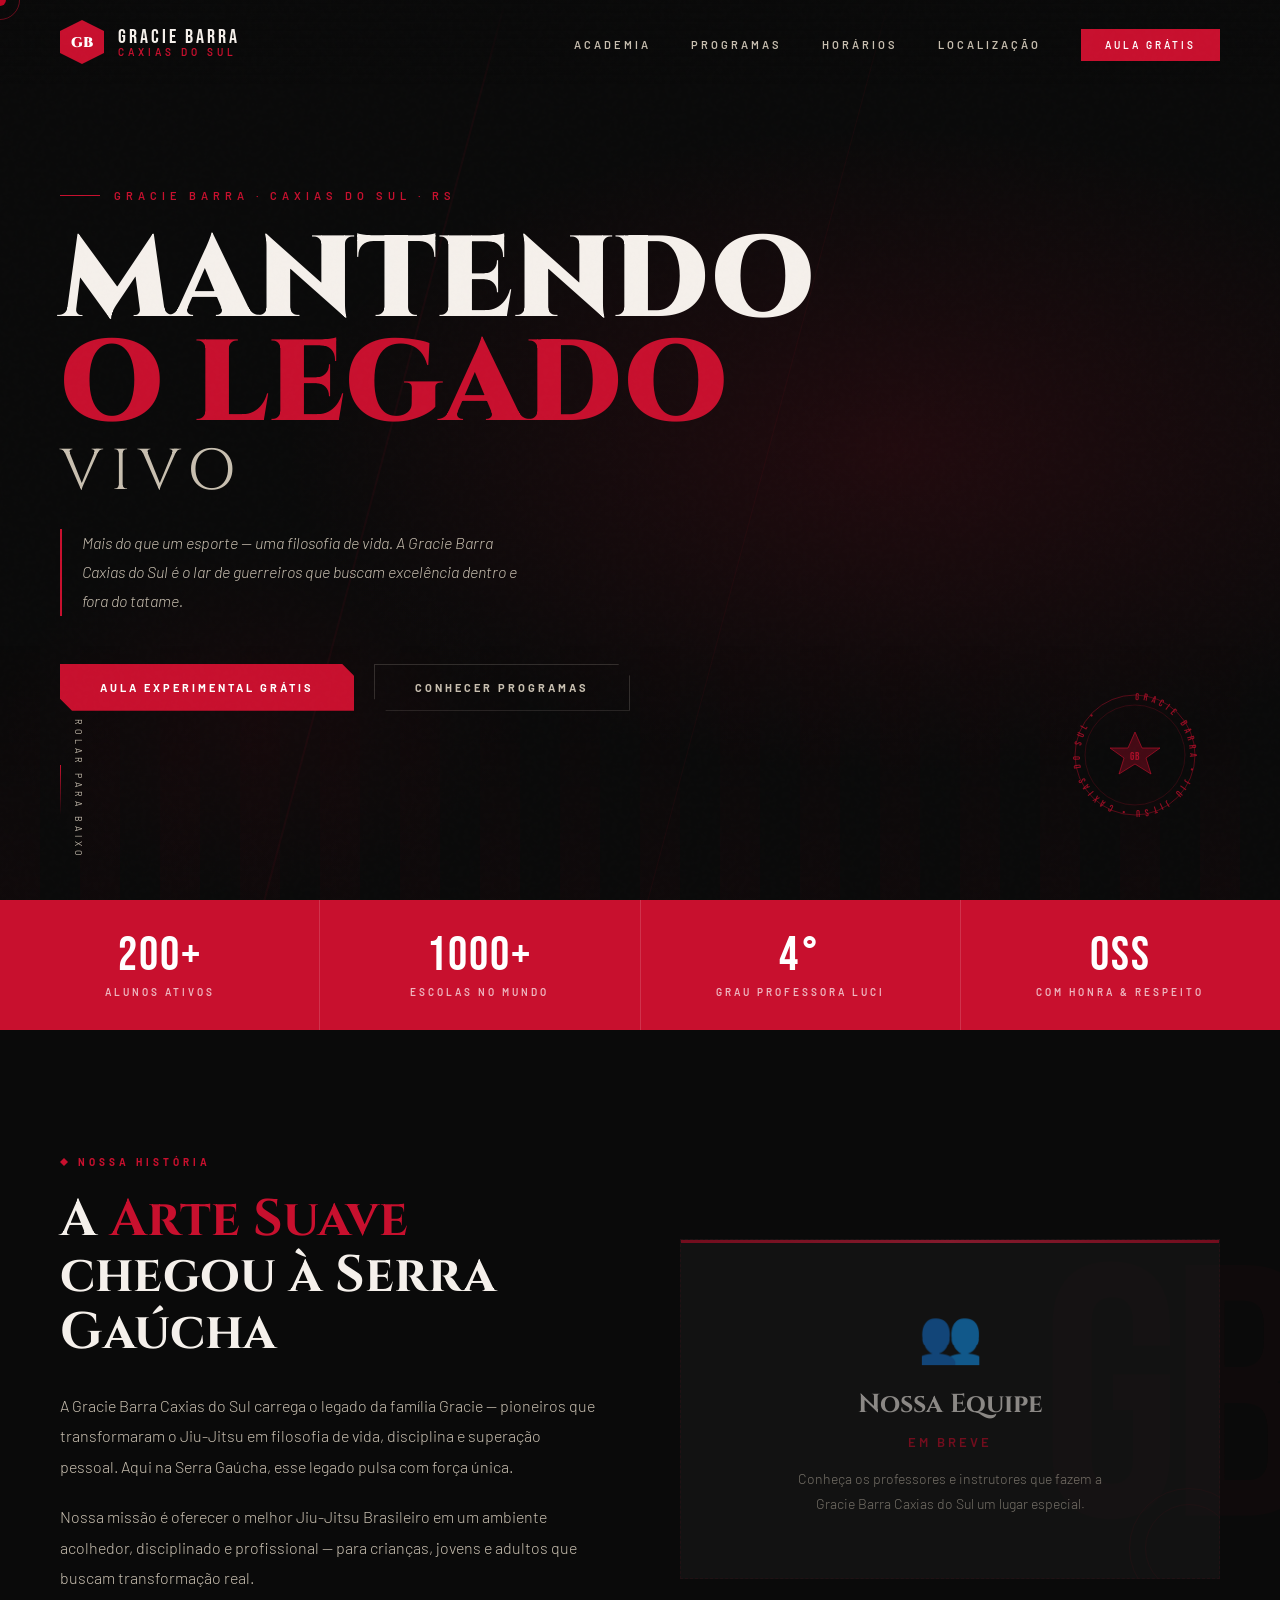
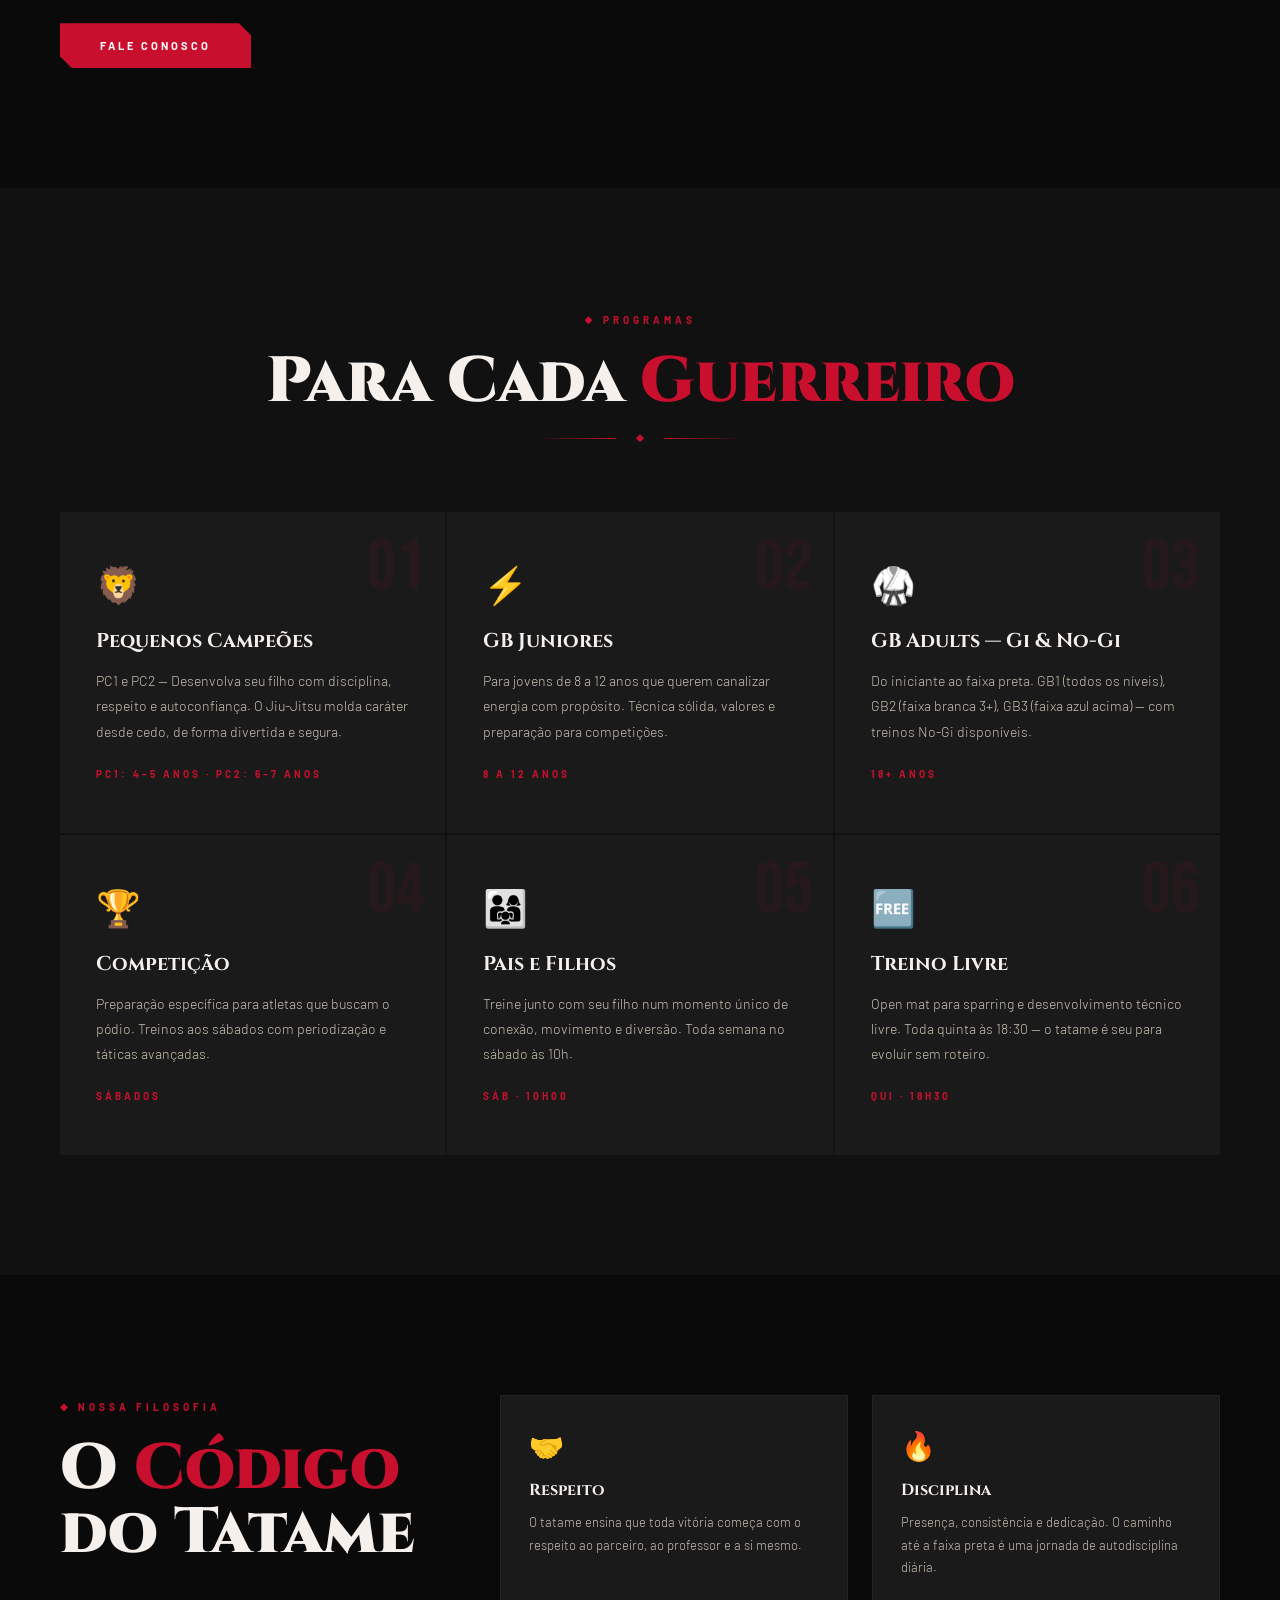
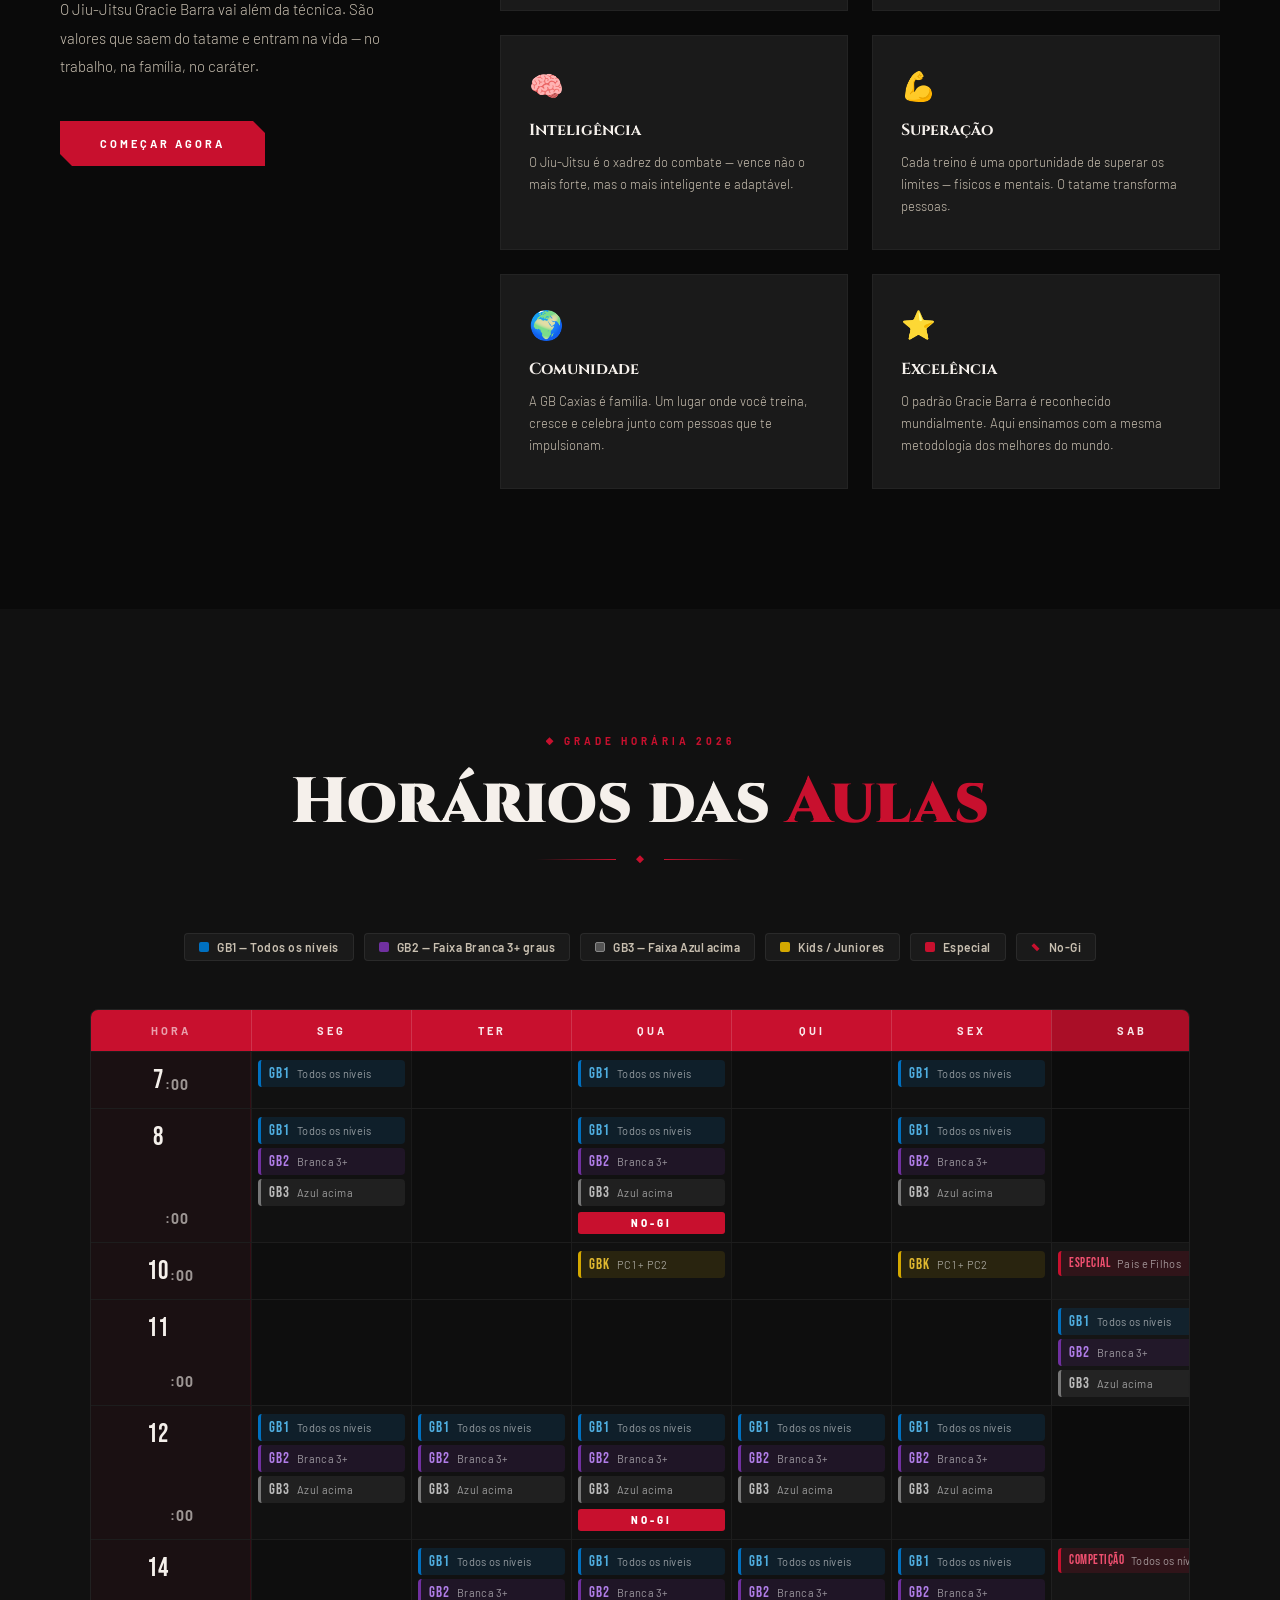
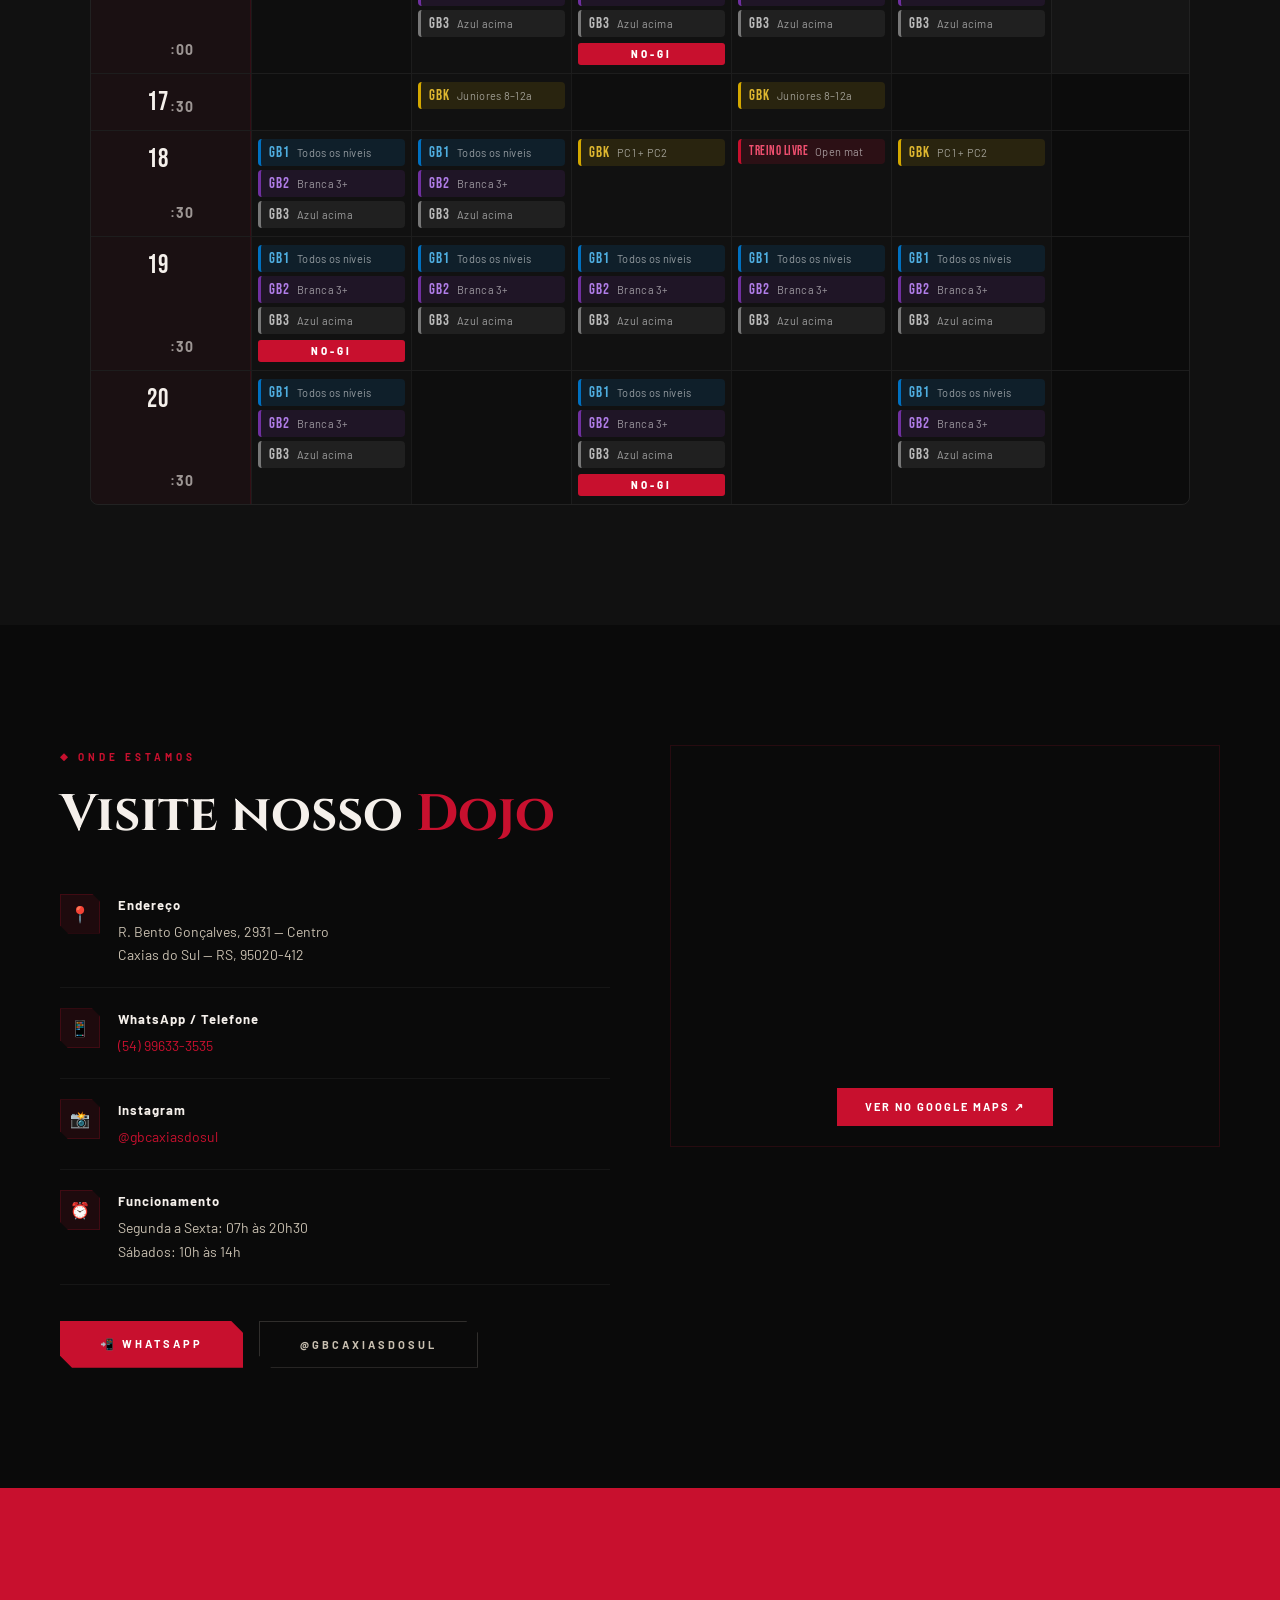
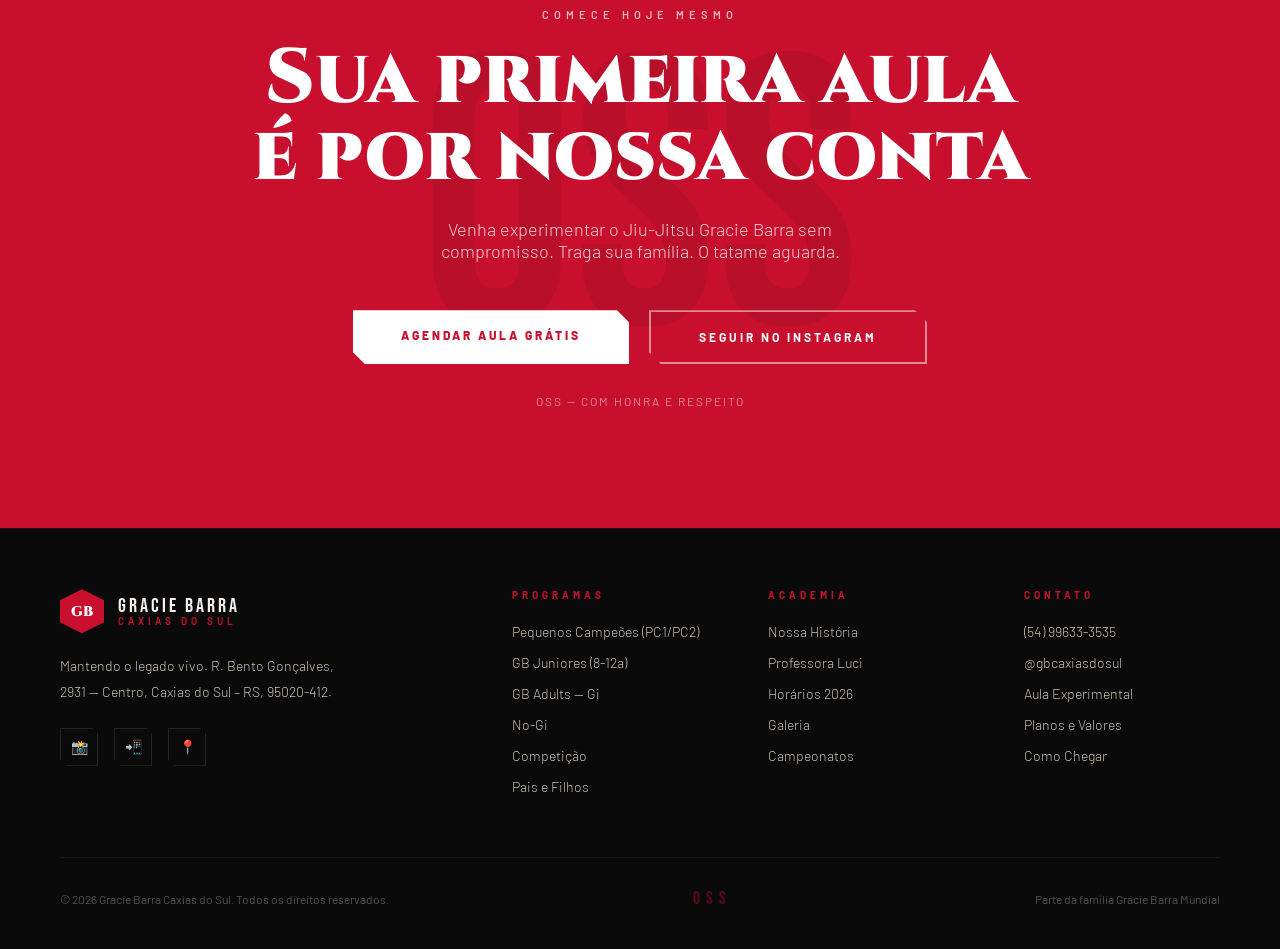
<file: index.html>
<!DOCTYPE html>
<html lang="pt-BR">
<head>
<meta charset="UTF-8">
<meta name="viewport" content="width=device-width, initial-scale=1.0">
<title>Gracie Barra Caxias do Sul | Mantendo o Legado Vivo</title>
<meta name="description" content="Academia de Jiu-Jitsu Gracie Barra em Caxias do Sul, RS. Programas para crianças, jovens e adultos. Venha fazer sua primeira aula experimental gratuita!">
<meta name="robots" content="index, follow">
<meta name="theme-color" content="#C8102E">
<meta property="og:type" content="website">
<meta property="og:title" content="Gracie Barra Caxias do Sul | Mantendo o Legado Vivo">
<meta property="og:description" content="Academia de Jiu-Jitsu Gracie Barra em Caxias do Sul, RS. Primeira aula gratuita. Programas para todas as idades.">
<meta property="og:locale" content="pt_BR">
<meta property="og:site_name" content="Gracie Barra Caxias do Sul">
<link rel="icon" href="data:image/svg+xml,<svg xmlns='http://www.w3.org/2000/svg' viewBox='0 0 100 100'><rect width='100' height='100' rx='12' fill='%23C8102E'/><text x='50' y='70' text-anchor='middle' font-size='46' font-family='Georgia,serif' fill='white' font-weight='900'>GB</text></svg>">
<link rel="preconnect" href="https://fonts.googleapis.com">
<link rel="preconnect" href="https://fonts.gstatic.com" crossorigin>
<link href="https://fonts.googleapis.com/css2?family=Bebas+Neue&family=Cinzel:wght@400;700;900&family=Barlow:ital,wght@0,300;0,400;0,600;0,700;1,300&display=swap" rel="stylesheet">
<link rel="stylesheet" href="style.css">
<script type="application/ld+json">
{
  "@context": "https://schema.org",
  "@type": "SportsActivityLocation",
  "name": "Gracie Barra Caxias do Sul",
  "description": "Academia de Jiu-Jitsu Gracie Barra em Caxias do Sul, RS. Aulas para crianças, jovens e adultos.",
  "telephone": "+5554996333535",
  "address": {
    "@type": "PostalAddress",
    "streetAddress": "R. Bento Gonçalves, 2931",
    "addressLocality": "Caxias do Sul",
    "addressRegion": "RS",
    "postalCode": "95020-412",
    "addressCountry": "BR"
  },
  "openingHoursSpecification": [
    {
      "@type": "OpeningHoursSpecification",
      "dayOfWeek": ["Monday","Tuesday","Wednesday","Thursday","Friday"],
      "opens": "07:00",
      "closes": "20:30"
    },
    {
      "@type": "OpeningHoursSpecification",
      "dayOfWeek": "Saturday",
      "opens": "10:00",
      "closes": "14:00"
    }
  ],
  "sameAs": ["https://www.instagram.com/gbcaxiasdosul"]
}
</script>
</head>
<body data-wa-number="5554996333535">

<a href="#hero" class="skip-link">Pular para o conteúdo</a>
<div class="cursor" id="cursor" aria-hidden="true"></div>
<div class="cursor-ring" id="cursorRing" aria-hidden="true"></div>

<!-- NAV -->
<nav id="navbar" aria-label="Navegação principal">
  <a href="#" class="nav-logo" aria-label="Gracie Barra Caxias do Sul — início">
    <div class="nav-logo-icon" aria-hidden="true">GB</div>
    <div class="nav-logo-text">
      <span class="nav-logo-gb">Gracie Barra</span>
      <span class="nav-logo-city">Caxias do Sul</span>
    </div>
  </a>
  <button class="nav-hamburger" id="hamburger" aria-label="Abrir menu" aria-expanded="false">
    <span></span><span></span><span></span>
  </button>
  <ul class="nav-links" id="navLinks" aria-label="Menu principal">
    <li><a href="#about">Academia</a></li>
    <li><a href="#programs">Programas</a></li>
    <li><a href="#schedule">Horários</a></li>
    <li><a href="#location">Localização</a></li>
    <li><a href="https://wa.me/5554996333535?text=Ol%C3%A1!%20Vim%20pelo%20site%20e%20gostaria%20de%20saber%20mais%20sobre%20a%20Gracie%20Barra%20Caxias%20do%20Sul." target="_blank" rel="noopener" class="nav-cta">Aula Grátis</a></li>
  </ul>
</nav>
<div class="nav-overlay" id="navOverlay" aria-hidden="true"></div>

<!-- HERO -->
<section id="hero" aria-label="Apresentação">
  <div class="hero-bg" aria-hidden="true"></div>
  <div class="hero-lines" aria-hidden="true"></div>
  <div class="hero-tatami" aria-hidden="true"></div>
  <div class="hero-content">
    <div class="hero-eyebrow" aria-hidden="true">
      <div class="hero-eyebrow-line"></div>
      <span class="hero-eyebrow-text">Gracie Barra · Caxias do Sul · RS</span>
    </div>
    <h1 class="hero-title">
      <span class="hero-title-top">MANTENDO</span>
      <span class="hero-title-mid">O LEGADO</span>
      <span class="hero-title-bot">VIVO</span>
    </h1>
    <p class="hero-sub">Mais do que um esporte — uma filosofia de vida. A Gracie Barra Caxias do Sul é o lar de guerreiros que buscam excelência dentro e fora do tatame.</p>
    <div class="hero-actions">
      <a href="https://wa.me/5554996333535?text=Ol%C3%A1!%20Gostaria%20de%20agendar%20minha%20aula%20experimental%20gratuita%20na%20Gracie%20Barra%20Caxias%20do%20Sul." target="_blank" rel="noopener" class="btn-primary"><span>Aula Experimental Grátis</span></a>
      <a href="#programs" class="btn-secondary">Conhecer Programas</a>
    </div>
  </div>
  <div class="hero-badge" aria-hidden="true">
    <svg viewBox="0 0 130 130" xmlns="http://www.w3.org/2000/svg">
      <circle cx="65" cy="65" r="60" fill="none" stroke="rgba(200,16,46,.4)" stroke-width="1"/>
      <circle cx="65" cy="65" r="50" fill="none" stroke="rgba(200,16,46,.2)" stroke-width="1"/>
      <defs><path id="cp" d="M65,10 A55,55 0 1,1 64.9,10"/></defs>
      <text font-family="'Bebas Neue',sans-serif" font-size="10" fill="rgba(200,16,46,.7)" letter-spacing="4"><textPath href="#cp">GRACIE BARRA • JIU JITSU • CAXIAS DO SUL •</textPath></text>
      <polygon points="65,42 72,58 90,58 76,68 81,84 65,74 49,84 54,68 40,58 58,58" fill="rgba(200,16,46,.3)" stroke="rgba(200,16,46,.6)" stroke-width="1"/>
      <text x="65" y="70" text-anchor="middle" font-family="'Bebas Neue',sans-serif" font-size="11" fill="rgba(200,16,46,.8)" letter-spacing="1">GB</text>
    </svg>
  </div>
  <div class="hero-scroll" aria-hidden="true">
    <div class="hero-scroll-line"></div>
    <span class="hero-scroll-text">Rolar para baixo</span>
  </div>
</section>

<!-- STATS -->
<div id="stats" aria-label="Números da academia">
  <div class="stats-inner">
    <div class="stat-item reveal"><div class="stat-number">200+</div><div class="stat-label">Alunos Ativos</div></div>
    <div class="stat-item reveal rd1"><div class="stat-number">1000+</div><div class="stat-label">Escolas no Mundo</div></div>
    <div class="stat-item reveal rd2"><div class="stat-number">4°</div><div class="stat-label">Grau Professora Luci</div></div>
    <div class="stat-item reveal rd3"><div class="stat-number">OSS</div><div class="stat-label">Com Honra &amp; Respeito</div></div>
  </div>
</div>

<!-- ABOUT -->
<section id="about" aria-labelledby="about-heading">
  <div class="about-grid">
    <div class="reveal">
      <div class="section-tag"><div class="section-tag-dot" aria-hidden="true"></div><span class="section-tag-text">Nossa História</span></div>
      <h2 id="about-heading" class="about-title">A <em>Arte Suave</em><br>chegou à Serra Gaúcha</h2>
      <p class="about-text">A Gracie Barra Caxias do Sul carrega o legado da família Gracie — pioneiros que transformaram o Jiu-Jitsu em filosofia de vida, disciplina e superação pessoal. Aqui na Serra Gaúcha, esse legado pulsa com força única.</p>
      <p class="about-text">Nossa missão é oferecer o melhor Jiu-Jitsu Brasileiro em um ambiente acolhedor, disciplinado e profissional — para crianças, jovens e adultos que buscam transformação real.</p>
      <a href="https://wa.me/5554996333535?text=Ol%C3%A1!%20Vim%20pelo%20site%20e%20gostaria%20de%20saber%20mais%20sobre%20a%20Gracie%20Barra%20Caxias%20do%20Sul." target="_blank" rel="noopener" class="btn-primary" style="margin-top:10px"><span>Fale Conosco</span></a>
    </div>
    <div class="reveal rd2">
      <div class="about-card" style="display:flex;flex-direction:column;align-items:center;justify-content:center;text-align:center;min-height:340px;border-style:dashed;opacity:.55">
        <div class="about-card-accent" aria-hidden="true"></div>
        <div style="font-size:52px;margin-bottom:20px" aria-hidden="true">👥</div>
        <div style="font-family:'Cinzel',serif;font-size:26px;font-weight:700;color:var(--white);margin-bottom:12px">Nossa Equipe</div>
        <div style="font-size:13px;letter-spacing:3px;text-transform:uppercase;color:var(--red);font-weight:600;margin-bottom:16px">Em breve</div>
        <p style="font-size:14px;font-weight:300;line-height:1.8;color:var(--white-dim);max-width:320px">Conheça os professores e instrutores que fazem a Gracie Barra Caxias do Sul um lugar especial.</p>
      </div>
    </div>
  </div>
</section>

<!-- PROGRAMS -->
<section id="programs" aria-labelledby="programs-heading">
  <div class="section-header reveal">
    <div class="section-tag" style="justify-content:center"><div class="section-tag-dot" aria-hidden="true"></div><span class="section-tag-text">Programas</span></div>
    <h2 id="programs-heading" class="section-title">Para Cada <em>Guerreiro</em></h2>
    <div class="section-divider" aria-hidden="true"><div class="divider-line"></div><div class="divider-diamond"></div><div class="divider-line right"></div></div>
  </div>
  <div class="programs-grid">
    <div class="program-card reveal"><div class="program-number" aria-hidden="true">01</div><div class="program-icon" aria-hidden="true">🦁</div><div class="program-name">Pequenos Campeões</div><p class="program-desc">PC1 e PC2 — Desenvolva seu filho com disciplina, respeito e autoconfiança. O Jiu-Jitsu molda caráter desde cedo, de forma divertida e segura.</p><div class="program-ages">PC1: 4–5 anos · PC2: 6–7 anos</div></div>
    <div class="program-card reveal rd1"><div class="program-number" aria-hidden="true">02</div><div class="program-icon" aria-hidden="true">⚡</div><div class="program-name">GB Juniores</div><p class="program-desc">Para jovens de 8 a 12 anos que querem canalizar energia com propósito. Técnica sólida, valores e preparação para competições.</p><div class="program-ages">8 a 12 anos</div></div>
    <div class="program-card reveal rd2"><div class="program-number" aria-hidden="true">03</div><div class="program-icon" aria-hidden="true">🥋</div><div class="program-name">GB Adults — Gi &amp; No-Gi</div><p class="program-desc">Do iniciante ao faixa preta. GB1 (todos os níveis), GB2 (faixa branca 3+), GB3 (faixa azul acima) — com treinos No-Gi disponíveis.</p><div class="program-ages">18+ anos</div></div>
    <div class="program-card reveal rd3"><div class="program-number" aria-hidden="true">04</div><div class="program-icon" aria-hidden="true">🏆</div><div class="program-name">Competição</div><p class="program-desc">Preparação específica para atletas que buscam o pódio. Treinos aos sábados com periodização e táticas avançadas.</p><div class="program-ages">Sábados</div></div>
    <div class="program-card reveal rd1"><div class="program-number" aria-hidden="true">05</div><div class="program-icon" aria-hidden="true">👨‍👩‍👧</div><div class="program-name">Pais e Filhos</div><p class="program-desc">Treine junto com seu filho num momento único de conexão, movimento e diversão. Toda semana no sábado às 10h.</p><div class="program-ages">Sáb · 10h00</div></div>
    <div class="program-card reveal rd2"><div class="program-number" aria-hidden="true">06</div><div class="program-icon" aria-hidden="true">🆓</div><div class="program-name">Treino Livre</div><p class="program-desc">Open mat para sparring e desenvolvimento técnico livre. Toda quinta às 18:30 — o tatame é seu para evoluir sem roteiro.</p><div class="program-ages">Qui · 18h30</div></div>
  </div>
</section>

<!-- VALUES -->
<section id="values" aria-labelledby="values-heading">
  <div class="values-content">
    <div class="values-left reveal">
      <div class="section-tag"><div class="section-tag-dot" aria-hidden="true"></div><span class="section-tag-text">Nossa Filosofia</span></div>
      <h2 id="values-heading" class="section-title">O <em>Código</em><br>do Tatame</h2>
      <p>O Jiu-Jitsu Gracie Barra vai além da técnica. São valores que saem do tatame e entram na vida — no trabalho, na família, no caráter.</p>
      <a href="https://wa.me/5554996333535?text=Ol%C3%A1!%20Quero%20come%C3%A7ar%20minha%20jornada%20na%20Gracie%20Barra%20Caxias%20do%20Sul.%20Pode%20me%20ajudar%3F" target="_blank" rel="noopener" class="btn-primary"><span>Começar Agora</span></a>
    </div>
    <div class="values-grid">
      <div class="value-card reveal"><span class="value-emoji" aria-hidden="true">🤝</span><div class="value-name">Respeito</div><p class="value-desc">O tatame ensina que toda vitória começa com o respeito ao parceiro, ao professor e a si mesmo.</p></div>
      <div class="value-card reveal rd1"><span class="value-emoji" aria-hidden="true">🔥</span><div class="value-name">Disciplina</div><p class="value-desc">Presença, consistência e dedicação. O caminho até a faixa preta é uma jornada de autodisciplina diária.</p></div>
      <div class="value-card reveal rd2"><span class="value-emoji" aria-hidden="true">🧠</span><div class="value-name">Inteligência</div><p class="value-desc">O Jiu-Jitsu é o xadrez do combate — vence não o mais forte, mas o mais inteligente e adaptável.</p></div>
      <div class="value-card reveal rd3"><span class="value-emoji" aria-hidden="true">💪</span><div class="value-name">Superação</div><p class="value-desc">Cada treino é uma oportunidade de superar os limites — físicos e mentais. O tatame transforma pessoas.</p></div>
      <div class="value-card reveal"><span class="value-emoji" aria-hidden="true">🌍</span><div class="value-name">Comunidade</div><p class="value-desc">A GB Caxias é família. Um lugar onde você treina, cresce e celebra junto com pessoas que te impulsionam.</p></div>
      <div class="value-card reveal rd1"><span class="value-emoji" aria-hidden="true">⭐</span><div class="value-name">Excelência</div><p class="value-desc">O padrão Gracie Barra é reconhecido mundialmente. Aqui ensinamos com a mesma metodologia dos melhores do mundo.</p></div>
    </div>
  </div>
</section>

<!-- SCHEDULE -->
<section id="schedule" aria-labelledby="schedule-heading">
  <div class="section-header reveal">
    <div class="section-tag" style="justify-content:center"><div class="section-tag-dot" aria-hidden="true"></div><span class="section-tag-text">Grade Horária 2026</span></div>
    <h2 id="schedule-heading" class="section-title">Horários das <em>Aulas</em></h2>
    <div class="section-divider" aria-hidden="true"><div class="divider-line"></div><div class="divider-diamond"></div><div class="divider-line right"></div></div>
  </div>

  <div class="sched-container reveal">

    <!-- LEGEND -->
    <div class="sched-legend" role="list" aria-label="Legenda da grade">
      <div class="sleg sleg-gb1" role="listitem"><span class="sleg-bar" aria-hidden="true"></span>GB1 — Todos os níveis</div>
      <div class="sleg sleg-gb2" role="listitem"><span class="sleg-bar" aria-hidden="true"></span>GB2 — Faixa Branca 3+ graus</div>
      <div class="sleg sleg-gb3" role="listitem"><span class="sleg-bar" aria-hidden="true"></span>GB3 — Faixa Azul acima</div>
      <div class="sleg sleg-kids" role="listitem"><span class="sleg-bar" aria-hidden="true"></span>Kids / Juniores</div>
      <div class="sleg sleg-special" role="listitem"><span class="sleg-bar" aria-hidden="true"></span>Especial</div>
      <div class="sleg sleg-nogi" role="listitem"><span class="sleg-bar" aria-hidden="true"></span>No-Gi</div>
    </div>

    <!-- GRID HEADER -->
    <div class="sg-wrap">
      <div class="sg-head" role="row">
        <div class="sg-time-col">HORA</div>
        <div class="sg-day" role="columnheader">SEG</div>
        <div class="sg-day" role="columnheader">TER</div>
        <div class="sg-day" role="columnheader">QUA</div>
        <div class="sg-day" role="columnheader">QUI</div>
        <div class="sg-day" role="columnheader">SEX</div>
        <div class="sg-day sg-sab" role="columnheader">SAB</div>
      </div>

      <!-- ROWS -->

      <!-- 7:00 -->
      <div class="sg-row">
        <div class="sg-time">7<span>:00</span></div>
        <div class="sg-cell">
          <div class="sc sc-gb1"><span class="sc-tag">GB1</span><span class="sc-desc">Todos os níveis</span></div>
        </div>
        <div class="sg-cell sg-empty"></div>
        <div class="sg-cell">
          <div class="sc sc-gb1"><span class="sc-tag">GB1</span><span class="sc-desc">Todos os níveis</span></div>
        </div>
        <div class="sg-cell sg-empty"></div>
        <div class="sg-cell">
          <div class="sc sc-gb1"><span class="sc-tag">GB1</span><span class="sc-desc">Todos os níveis</span></div>
        </div>
        <div class="sg-cell sg-empty sg-sab"></div>
      </div>

      <!-- 8:00 -->
      <div class="sg-row">
        <div class="sg-time">8<span>:00</span></div>
        <div class="sg-cell">
          <div class="sc sc-gb1"><span class="sc-tag">GB1</span><span class="sc-desc">Todos os níveis</span></div>
          <div class="sc sc-gb2"><span class="sc-tag">GB2</span><span class="sc-desc">Branca 3+</span></div>
          <div class="sc sc-gb3"><span class="sc-tag">GB3</span><span class="sc-desc">Azul acima</span></div>
        </div>
        <div class="sg-cell sg-empty"></div>
        <div class="sg-cell">
          <div class="sc sc-gb1"><span class="sc-tag">GB1</span><span class="sc-desc">Todos os níveis</span></div>
          <div class="sc sc-gb2"><span class="sc-tag">GB2</span><span class="sc-desc">Branca 3+</span></div>
          <div class="sc sc-gb3"><span class="sc-tag">GB3</span><span class="sc-desc">Azul acima</span></div>
          <div class="sc-nogi">NO-GI</div>
        </div>
        <div class="sg-cell sg-empty"></div>
        <div class="sg-cell">
          <div class="sc sc-gb1"><span class="sc-tag">GB1</span><span class="sc-desc">Todos os níveis</span></div>
          <div class="sc sc-gb2"><span class="sc-tag">GB2</span><span class="sc-desc">Branca 3+</span></div>
          <div class="sc sc-gb3"><span class="sc-tag">GB3</span><span class="sc-desc">Azul acima</span></div>
        </div>
        <div class="sg-cell sg-empty sg-sab"></div>
      </div>

      <!-- 10:00 -->
      <div class="sg-row">
        <div class="sg-time">10<span>:00</span></div>
        <div class="sg-cell sg-empty"></div>
        <div class="sg-cell sg-empty"></div>
        <div class="sg-cell">
          <div class="sc sc-kids"><span class="sc-tag">GBK</span><span class="sc-desc">PC1 + PC2</span></div>
        </div>
        <div class="sg-cell sg-empty"></div>
        <div class="sg-cell">
          <div class="sc sc-kids"><span class="sc-tag">GBK</span><span class="sc-desc">PC1 + PC2</span></div>
        </div>
        <div class="sg-cell sg-sab">
          <div class="sc sc-special"><span class="sc-tag">ESPECIAL</span><span class="sc-desc">Pais e Filhos</span></div>
        </div>
      </div>

      <!-- 11:00 -->
      <div class="sg-row">
        <div class="sg-time">11<span>:00</span></div>
        <div class="sg-cell sg-empty"></div>
        <div class="sg-cell sg-empty"></div>
        <div class="sg-cell sg-empty"></div>
        <div class="sg-cell sg-empty"></div>
        <div class="sg-cell sg-empty"></div>
        <div class="sg-cell sg-sab">
          <div class="sc sc-gb1"><span class="sc-tag">GB1</span><span class="sc-desc">Todos os níveis</span></div>
          <div class="sc sc-gb2"><span class="sc-tag">GB2</span><span class="sc-desc">Branca 3+</span></div>
          <div class="sc sc-gb3"><span class="sc-tag">GB3</span><span class="sc-desc">Azul acima</span></div>
        </div>
      </div>

      <!-- 12:00 -->
      <div class="sg-row">
        <div class="sg-time">12<span>:00</span></div>
        <div class="sg-cell">
          <div class="sc sc-gb1"><span class="sc-tag">GB1</span><span class="sc-desc">Todos os níveis</span></div>
          <div class="sc sc-gb2"><span class="sc-tag">GB2</span><span class="sc-desc">Branca 3+</span></div>
          <div class="sc sc-gb3"><span class="sc-tag">GB3</span><span class="sc-desc">Azul acima</span></div>
        </div>
        <div class="sg-cell">
          <div class="sc sc-gb1"><span class="sc-tag">GB1</span><span class="sc-desc">Todos os níveis</span></div>
          <div class="sc sc-gb2"><span class="sc-tag">GB2</span><span class="sc-desc">Branca 3+</span></div>
          <div class="sc sc-gb3"><span class="sc-tag">GB3</span><span class="sc-desc">Azul acima</span></div>
        </div>
        <div class="sg-cell">
          <div class="sc sc-gb1"><span class="sc-tag">GB1</span><span class="sc-desc">Todos os níveis</span></div>
          <div class="sc sc-gb2"><span class="sc-tag">GB2</span><span class="sc-desc">Branca 3+</span></div>
          <div class="sc sc-gb3"><span class="sc-tag">GB3</span><span class="sc-desc">Azul acima</span></div>
          <div class="sc-nogi">NO-GI</div>
        </div>
        <div class="sg-cell">
          <div class="sc sc-gb1"><span class="sc-tag">GB1</span><span class="sc-desc">Todos os níveis</span></div>
          <div class="sc sc-gb2"><span class="sc-tag">GB2</span><span class="sc-desc">Branca 3+</span></div>
          <div class="sc sc-gb3"><span class="sc-tag">GB3</span><span class="sc-desc">Azul acima</span></div>
        </div>
        <div class="sg-cell">
          <div class="sc sc-gb1"><span class="sc-tag">GB1</span><span class="sc-desc">Todos os níveis</span></div>
          <div class="sc sc-gb2"><span class="sc-tag">GB2</span><span class="sc-desc">Branca 3+</span></div>
          <div class="sc sc-gb3"><span class="sc-tag">GB3</span><span class="sc-desc">Azul acima</span></div>
        </div>
        <div class="sg-cell sg-empty sg-sab"></div>
      </div>

      <!-- 14:00 -->
      <div class="sg-row">
        <div class="sg-time">14<span>:00</span></div>
        <div class="sg-cell sg-empty"></div>
        <div class="sg-cell">
          <div class="sc sc-gb1"><span class="sc-tag">GB1</span><span class="sc-desc">Todos os níveis</span></div>
          <div class="sc sc-gb2"><span class="sc-tag">GB2</span><span class="sc-desc">Branca 3+</span></div>
          <div class="sc sc-gb3"><span class="sc-tag">GB3</span><span class="sc-desc">Azul acima</span></div>
        </div>
        <div class="sg-cell">
          <div class="sc sc-gb1"><span class="sc-tag">GB1</span><span class="sc-desc">Todos os níveis</span></div>
          <div class="sc sc-gb2"><span class="sc-tag">GB2</span><span class="sc-desc">Branca 3+</span></div>
          <div class="sc sc-gb3"><span class="sc-tag">GB3</span><span class="sc-desc">Azul acima</span></div>
          <div class="sc-nogi">NO-GI</div>
        </div>
        <div class="sg-cell">
          <div class="sc sc-gb1"><span class="sc-tag">GB1</span><span class="sc-desc">Todos os níveis</span></div>
          <div class="sc sc-gb2"><span class="sc-tag">GB2</span><span class="sc-desc">Branca 3+</span></div>
          <div class="sc sc-gb3"><span class="sc-tag">GB3</span><span class="sc-desc">Azul acima</span></div>
        </div>
        <div class="sg-cell">
          <div class="sc sc-gb1"><span class="sc-tag">GB1</span><span class="sc-desc">Todos os níveis</span></div>
          <div class="sc sc-gb2"><span class="sc-tag">GB2</span><span class="sc-desc">Branca 3+</span></div>
          <div class="sc sc-gb3"><span class="sc-tag">GB3</span><span class="sc-desc">Azul acima</span></div>
        </div>
        <div class="sg-cell sg-sab">
          <div class="sc sc-special"><span class="sc-tag">COMPETIÇÃO</span><span class="sc-desc">Todos os níveis</span></div>
        </div>
      </div>

      <!-- 17:30 -->
      <div class="sg-row">
        <div class="sg-time">17<span>:30</span></div>
        <div class="sg-cell sg-empty"></div>
        <div class="sg-cell">
          <div class="sc sc-kids"><span class="sc-tag">GBK</span><span class="sc-desc">Juniores 8–12a</span></div>
        </div>
        <div class="sg-cell sg-empty"></div>
        <div class="sg-cell">
          <div class="sc sc-kids"><span class="sc-tag">GBK</span><span class="sc-desc">Juniores 8–12a</span></div>
        </div>
        <div class="sg-cell sg-empty"></div>
        <div class="sg-cell sg-empty sg-sab"></div>
      </div>

      <!-- 18:30 -->
      <div class="sg-row">
        <div class="sg-time">18<span>:30</span></div>
        <div class="sg-cell">
          <div class="sc sc-gb1"><span class="sc-tag">GB1</span><span class="sc-desc">Todos os níveis</span></div>
          <div class="sc sc-gb2"><span class="sc-tag">GB2</span><span class="sc-desc">Branca 3+</span></div>
          <div class="sc sc-gb3"><span class="sc-tag">GB3</span><span class="sc-desc">Azul acima</span></div>
        </div>
        <div class="sg-cell">
          <div class="sc sc-gb1"><span class="sc-tag">GB1</span><span class="sc-desc">Todos os níveis</span></div>
          <div class="sc sc-gb2"><span class="sc-tag">GB2</span><span class="sc-desc">Branca 3+</span></div>
          <div class="sc sc-gb3"><span class="sc-tag">GB3</span><span class="sc-desc">Azul acima</span></div>
        </div>
        <div class="sg-cell">
          <div class="sc sc-kids"><span class="sc-tag">GBK</span><span class="sc-desc">PC1 + PC2</span></div>
        </div>
        <div class="sg-cell">
          <div class="sc sc-special"><span class="sc-tag">TREINO LIVRE</span><span class="sc-desc">Open mat</span></div>
        </div>
        <div class="sg-cell">
          <div class="sc sc-kids"><span class="sc-tag">GBK</span><span class="sc-desc">PC1 + PC2</span></div>
        </div>
        <div class="sg-cell sg-empty sg-sab"></div>
      </div>

      <!-- 19:30 -->
      <div class="sg-row">
        <div class="sg-time">19<span>:30</span></div>
        <div class="sg-cell">
          <div class="sc sc-gb1"><span class="sc-tag">GB1</span><span class="sc-desc">Todos os níveis</span></div>
          <div class="sc sc-gb2"><span class="sc-tag">GB2</span><span class="sc-desc">Branca 3+</span></div>
          <div class="sc sc-gb3"><span class="sc-tag">GB3</span><span class="sc-desc">Azul acima</span></div>
          <div class="sc-nogi">NO-GI</div>
        </div>
        <div class="sg-cell">
          <div class="sc sc-gb1"><span class="sc-tag">GB1</span><span class="sc-desc">Todos os níveis</span></div>
          <div class="sc sc-gb2"><span class="sc-tag">GB2</span><span class="sc-desc">Branca 3+</span></div>
          <div class="sc sc-gb3"><span class="sc-tag">GB3</span><span class="sc-desc">Azul acima</span></div>
        </div>
        <div class="sg-cell">
          <div class="sc sc-gb1"><span class="sc-tag">GB1</span><span class="sc-desc">Todos os níveis</span></div>
          <div class="sc sc-gb2"><span class="sc-tag">GB2</span><span class="sc-desc">Branca 3+</span></div>
          <div class="sc sc-gb3"><span class="sc-tag">GB3</span><span class="sc-desc">Azul acima</span></div>
        </div>
        <div class="sg-cell">
          <div class="sc sc-gb1"><span class="sc-tag">GB1</span><span class="sc-desc">Todos os níveis</span></div>
          <div class="sc sc-gb2"><span class="sc-tag">GB2</span><span class="sc-desc">Branca 3+</span></div>
          <div class="sc sc-gb3"><span class="sc-tag">GB3</span><span class="sc-desc">Azul acima</span></div>
        </div>
        <div class="sg-cell">
          <div class="sc sc-gb1"><span class="sc-tag">GB1</span><span class="sc-desc">Todos os níveis</span></div>
          <div class="sc sc-gb2"><span class="sc-tag">GB2</span><span class="sc-desc">Branca 3+</span></div>
          <div class="sc sc-gb3"><span class="sc-tag">GB3</span><span class="sc-desc">Azul acima</span></div>
        </div>
        <div class="sg-cell sg-empty sg-sab"></div>
      </div>

      <!-- 20:30 -->
      <div class="sg-row sg-row-last">
        <div class="sg-time">20<span>:30</span></div>
        <div class="sg-cell">
          <div class="sc sc-gb1"><span class="sc-tag">GB1</span><span class="sc-desc">Todos os níveis</span></div>
          <div class="sc sc-gb2"><span class="sc-tag">GB2</span><span class="sc-desc">Branca 3+</span></div>
          <div class="sc sc-gb3"><span class="sc-tag">GB3</span><span class="sc-desc">Azul acima</span></div>
        </div>
        <div class="sg-cell sg-empty"></div>
        <div class="sg-cell">
          <div class="sc sc-gb1"><span class="sc-tag">GB1</span><span class="sc-desc">Todos os níveis</span></div>
          <div class="sc sc-gb2"><span class="sc-tag">GB2</span><span class="sc-desc">Branca 3+</span></div>
          <div class="sc sc-gb3"><span class="sc-tag">GB3</span><span class="sc-desc">Azul acima</span></div>
          <div class="sc-nogi">NO-GI</div>
        </div>
        <div class="sg-cell sg-empty"></div>
        <div class="sg-cell">
          <div class="sc sc-gb1"><span class="sc-tag">GB1</span><span class="sc-desc">Todos os níveis</span></div>
          <div class="sc sc-gb2"><span class="sc-tag">GB2</span><span class="sc-desc">Branca 3+</span></div>
          <div class="sc sc-gb3"><span class="sc-tag">GB3</span><span class="sc-desc">Azul acima</span></div>
        </div>
        <div class="sg-cell sg-empty sg-sab"></div>
      </div>

    </div><!-- sg-wrap -->
    <p class="sg-scroll-hint" aria-hidden="true">← deslize para ver todos os dias →</p>
  </div><!-- sched-container -->
</section>

<!-- LOCATION -->
<section id="location" aria-labelledby="location-heading">
  <div class="location-grid">
    <div class="reveal">
      <div class="section-tag"><div class="section-tag-dot" aria-hidden="true"></div><span class="section-tag-text">Onde Estamos</span></div>
      <h2 id="location-heading" class="about-title">Visite nosso <em>Dojo</em></h2>
      <div class="location-detail">
        <div class="location-icon" aria-hidden="true">📍</div>
        <div class="location-detail-text"><strong>Endereço</strong>R. Bento Gonçalves, 2931 — Centro<br>Caxias do Sul — RS, 95020-412</div>
      </div>
      <div class="location-detail">
        <div class="location-icon" aria-hidden="true">📱</div>
        <div class="location-detail-text"><strong>WhatsApp / Telefone</strong><a href="https://wa.me/5554996333535?text=Ol%C3%A1!%20Vim%20pelo%20site%20e%20gostaria%20de%20saber%20mais%20sobre%20a%20Gracie%20Barra%20Caxias%20do%20Sul." target="_blank" rel="noopener">(54) 99633-3535</a></div>
      </div>
      <div class="location-detail">
        <div class="location-icon" aria-hidden="true">📸</div>
        <div class="location-detail-text"><strong>Instagram</strong><a href="https://www.instagram.com/gbcaxiasdosul" target="_blank" rel="noopener">@gbcaxiasdosul</a></div>
      </div>
      <div class="location-detail">
        <div class="location-icon" aria-hidden="true">⏰</div>
        <div class="location-detail-text"><strong>Funcionamento</strong>Segunda a Sexta: 07h às 20h30<br>Sábados: 10h às 14h</div>
      </div>
      <div style="margin-top:36px;display:flex;gap:16px;flex-wrap:wrap">
        <a href="https://wa.me/5554996333535?text=Ol%C3%A1!%20Vim%20pelo%20site%20e%20gostaria%20de%20saber%20mais%20sobre%20a%20Gracie%20Barra%20Caxias%20do%20Sul." target="_blank" rel="noopener" class="btn-primary"><span>📲 WhatsApp</span></a>
        <a href="https://www.instagram.com/gbcaxiasdosul" target="_blank" rel="noopener" class="btn-secondary">@gbcaxiasdosul</a>
      </div>
    </div>
    <div class="map-box reveal rd2">
      <iframe src="https://www.google.com/maps/embed?pb=!1m18!1m12!1m3!1d3509.872!2d-51.17924!3d-29.16855!2m3!1f0!2f0!3f0!3m2!1i1024!2i768!4f13.1!3m3!1m2!1s0x951ecd2a9a4e9b3f%3A0x0!2sR.%20Bento%20Gon%C3%A7alves%2C%202931%20-%20Centro%2C%20Caxias%20do%20Sul%20-%20RS%2C%2095020-412!5e0!3m2!1spt-BR!2sbr!4v1700000000000!5m2!1spt-BR!2sbr" allowfullscreen="" loading="lazy" referrerpolicy="no-referrer-when-downgrade" title="Mapa — Gracie Barra Caxias do Sul"></iframe>
      <div class="map-overlay">
        <a href="https://maps.google.com/?q=R.+Bento+Gonçalves,+2931,+Centro,+Caxias+do+Sul,+RS" target="_blank" rel="noopener" class="map-cta">Ver no Google Maps ↗</a>
      </div>
    </div>
  </div>
</section>

<!-- CTA -->
<section id="cta" aria-labelledby="cta-heading">
  <div class="cta-content">
    <div class="cta-eyebrow">Comece hoje mesmo</div>
    <h2 id="cta-heading" class="cta-title">Sua primeira aula<br>é por nossa conta</h2>
    <p class="cta-sub">Venha experimentar o Jiu-Jitsu Gracie Barra sem compromisso. Traga sua família. O tatame aguarda.</p>
    <div class="cta-buttons">
      <a href="https://wa.me/5554996333535?text=Ol%C3%A1!%20Gostaria%20de%20agendar%20minha%20aula%20experimental%20gratuita%20na%20Gracie%20Barra%20Caxias%20do%20Sul." target="_blank" rel="noopener" class="btn-white">Agendar Aula Grátis</a>
      <a href="https://www.instagram.com/gbcaxiasdosul" target="_blank" rel="noopener" class="btn-outline-white">Seguir no Instagram</a>
    </div>
    <p style="margin-top:30px;font-size:12px;color:rgba(255,255,255,.5);letter-spacing:2px">OSS — COM HONRA E RESPEITO</p>
  </div>
</section>

<!-- FOOTER -->
<footer>
  <div class="footer-grid">
    <div class="footer-brand">
      <a href="#" class="nav-logo" aria-label="Gracie Barra Caxias do Sul — início">
        <div class="nav-logo-icon" aria-hidden="true">GB</div>
        <div class="nav-logo-text">
          <span class="nav-logo-gb">Gracie Barra</span>
          <span class="nav-logo-city">Caxias do Sul</span>
        </div>
      </a>
      <p>Mantendo o legado vivo. R. Bento Gonçalves, 2931 — Centro, Caxias do Sul – RS, 95020-412.</p>
      <div class="social-links">
        <a href="https://www.instagram.com/gbcaxiasdosul" target="_blank" rel="noopener" class="social-link" aria-label="Instagram @gbcaxiasdosul">📸</a>
        <a href="https://wa.me/5554996333535?text=Ol%C3%A1!%20Vim%20pelo%20site%20e%20gostaria%20de%20saber%20mais%20sobre%20a%20Gracie%20Barra%20Caxias%20do%20Sul." target="_blank" rel="noopener" class="social-link" aria-label="WhatsApp (54) 99633-3535">📲</a>
        <a href="https://maps.google.com/?q=R.+Bento+Gonçalves,+2931,+Centro,+Caxias+do+Sul,+RS" target="_blank" rel="noopener" class="social-link" aria-label="Ver no Google Maps">📍</a>
      </div>
    </div>
    <div class="footer-col">
      <h4>Programas</h4>
      <ul>
        <li><a href="#programs">Pequenos Campeões (PC1/PC2)</a></li>
        <li><a href="#programs">GB Juniores (8-12a)</a></li>
        <li><a href="#programs">GB Adults — Gi</a></li>
        <li><a href="#programs">No-Gi</a></li>
        <li><a href="#programs">Competição</a></li>
        <li><a href="#programs">Pais e Filhos</a></li>
      </ul>
    </div>
    <div class="footer-col">
      <h4>Academia</h4>
      <ul>
        <li><a href="#about">Nossa História</a></li>
        <li><a href="#about">Professora Luci</a></li>
        <li><a href="#schedule">Horários 2026</a></li>
        <li><a href="#">Galeria</a></li>
        <li><a href="#">Campeonatos</a></li>
      </ul>
    </div>
    <div class="footer-col">
      <h4>Contato</h4>
      <ul>
        <li><a href="https://wa.me/5554996333535?text=Ol%C3%A1!%20Vim%20pelo%20site%20e%20gostaria%20de%20saber%20mais%20sobre%20a%20Gracie%20Barra%20Caxias%20do%20Sul." target="_blank" rel="noopener">(54) 99633-3535</a></li>
        <li><a href="https://www.instagram.com/gbcaxiasdosul" target="_blank" rel="noopener">@gbcaxiasdosul</a></li>
        <li><a href="https://wa.me/5554996333535?text=Ol%C3%A1!%20Gostaria%20de%20agendar%20minha%20aula%20experimental%20gratuita%20na%20Gracie%20Barra%20Caxias%20do%20Sul." target="_blank" rel="noopener">Aula Experimental</a></li>
        <li><a href="https://wa.me/5554996333535?text=Ol%C3%A1!%20Gostaria%20de%20saber%20sobre%20os%20planos%20e%20valores%20da%20Gracie%20Barra%20Caxias%20do%20Sul." target="_blank" rel="noopener">Planos e Valores</a></li>
        <li><a href="https://maps.google.com/?q=R.+Bento+Gonçalves,+2931,+Centro,+Caxias+do+Sul,+RS" target="_blank" rel="noopener">Como Chegar</a></li>
      </ul>
    </div>
  </div>
  <div class="footer-bottom">
    <p>© 2026 Gracie Barra Caxias do Sul. Todos os direitos reservados.</p>
    <div class="footer-oss" aria-label="OSS">OSS</div>
    <p>Parte da família Gracie Barra Mundial</p>
  </div>
</footer>

<script src="script.js" defer></script>
</body>
</html>
</file>
<file: style.css>
:root {
  --red: #C8102E; --red-deep: #8B0A1E; --red-glow: #E8294A;
  --black: #0A0A0A; --black-mid: #111111; --black-soft: #1A1A1A;
  --white: #F5F0EB; --white-dim: #C8BFB0; --gold: #C9A84C;
  --gb1: #0070C0; --gb2: #7030A0; --gbk-y: #D4A800; --gbk-g: #00B050;
}
*,*::before,*::after{margin:0;padding:0;box-sizing:border-box}
html{scroll-behavior:smooth}
body{font-family:'Barlow',sans-serif;background:var(--black);color:var(--white);overflow-x:hidden;cursor:none}
body::before{content:'';position:fixed;inset:0;background-image:url("data:image/svg+xml,%3Csvg viewBox='0 0 200 200' xmlns='http://www.w3.org/2000/svg'%3E%3Cfilter id='n'%3E%3CfeTurbulence type='fractalNoise' baseFrequency='0.85' numOctaves='4' stitchTiles='stitch'/%3E%3C/filter%3E%3Crect width='100%25' height='100%25' filter='url(%23n)' opacity='0.04'/%3E%3C/svg%3E");pointer-events:none;z-index:1000;opacity:.3}

/* SKIP LINK */
.skip-link{position:absolute;top:-100%;left:0;background:var(--red);color:#fff;padding:8px 16px;font-size:14px;font-weight:600;z-index:9999;text-decoration:none;letter-spacing:1px}
.skip-link:focus{top:0}

/* CUSTOM CURSOR */
.cursor{position:fixed;width:12px;height:12px;background:var(--red);border-radius:50%;pointer-events:none;z-index:9999;transform:translate(-50%,-50%);transition:width .2s,height .2s;mix-blend-mode:difference}
.cursor-ring{position:fixed;width:40px;height:40px;border:1px solid rgba(200,16,46,.5);border-radius:50%;pointer-events:none;z-index:9998;transform:translate(-50%,-50%);transition:width .3s,height .3s}

/* NAV */
nav{position:fixed;top:0;width:100%;z-index:900;padding:20px 60px;display:flex;align-items:center;justify-content:space-between;background:linear-gradient(to bottom,rgba(10,10,10,.95),transparent);transition:background .3s}
nav.scrolled{background:rgba(10,10,10,.97);border-bottom:1px solid rgba(200,16,46,.2)}
.nav-logo{display:flex;align-items:center;gap:14px;text-decoration:none}
.nav-logo-icon{width:44px;height:44px;background:var(--red);clip-path:polygon(50% 0%,100% 25%,100% 75%,50% 100%,0% 75%,0% 25%);display:flex;align-items:center;justify-content:center;font-family:'Cinzel',serif;font-size:14px;font-weight:900;color:#fff}
.nav-logo-text{display:flex;flex-direction:column;line-height:1}
.nav-logo-gb{font-family:'Bebas Neue',sans-serif;font-size:20px;letter-spacing:3px;color:var(--white)}
.nav-logo-city{font-size:10px;letter-spacing:4px;color:var(--red);text-transform:uppercase;font-weight:600}
.nav-links{display:flex;gap:40px;list-style:none}
.nav-links a{text-decoration:none;font-size:11px;letter-spacing:3px;text-transform:uppercase;color:var(--white-dim);font-weight:600;transition:color .2s;position:relative}
.nav-links a::after{content:'';position:absolute;bottom:-4px;left:0;width:0;height:1px;background:var(--red);transition:width .3s}
.nav-links a:hover{color:var(--white)}
.nav-links a:hover::after{width:100%}
.nav-cta{background:var(--red)!important;color:#fff!important;padding:10px 24px;font-size:10px!important;letter-spacing:3px!important}
.nav-cta::after{display:none!important}

/* HAMBURGER */
.nav-hamburger{display:none;flex-direction:column;justify-content:center;gap:5px;background:none;border:none;cursor:pointer;padding:6px;z-index:950}
.nav-hamburger span{display:block;width:24px;height:2px;background:var(--white);border-radius:2px;transition:all .3s}
.nav-hamburger.open span:nth-child(1){transform:rotate(45deg) translate(5px,5px)}
.nav-hamburger.open span:nth-child(2){opacity:0;transform:translateX(8px)}
.nav-hamburger.open span:nth-child(3){transform:rotate(-45deg) translate(5px,-5px)}

/* NAV OVERLAY */
.nav-overlay{display:none;position:fixed;inset:0;background:rgba(0,0,0,.5);z-index:890;opacity:0;transition:opacity .3s}
.nav-overlay.open{opacity:1}

/* HERO */
#hero{position:relative;height:100vh;min-height:700px;display:flex;align-items:center;overflow:hidden}
.hero-bg{position:absolute;inset:0;background:radial-gradient(ellipse 80% 60% at 70% 50%,rgba(200,16,46,.12) 0%,transparent 60%),radial-gradient(ellipse 40% 40% at 20% 80%,rgba(139,10,30,.08) 0%,transparent 50%),var(--black)}
.hero-lines{position:absolute;inset:0;overflow:hidden;opacity:.06}
.hero-lines::before{content:'';position:absolute;top:-50%;left:30%;width:2px;height:200%;background:var(--red);transform:rotate(15deg)}
.hero-lines::after{content:'';position:absolute;top:-50%;left:60%;width:1px;height:200%;background:var(--red);transform:rotate(15deg)}
.hero-tatami{position:absolute;bottom:0;left:0;right:0;height:30%;background:repeating-linear-gradient(90deg,rgba(200,16,46,.03) 0px,rgba(200,16,46,.03) 40px,transparent 40px,transparent 80px);mask-image:linear-gradient(to top,black,transparent)}
.hero-content{position:relative;z-index:2;padding:0 60px;max-width:900px}
.hero-eyebrow{display:flex;align-items:center;gap:14px;margin-bottom:28px;animation:fadeUp .8s ease both}
.hero-eyebrow-line{width:40px;height:1px;background:var(--red)}
.hero-eyebrow-text{font-size:11px;letter-spacing:5px;text-transform:uppercase;color:var(--red);font-weight:600}
.hero-title{font-family:'Cinzel',serif;font-weight:900;line-height:.9;margin-bottom:20px}
.hero-title-top{font-size:clamp(56px,9vw,120px);color:var(--white);display:block;animation:fadeUp .8s .1s ease both}
.hero-title-mid{font-size:clamp(56px,9vw,120px);color:var(--red);display:block;animation:fadeUp .8s .2s ease both}
.hero-title-bot{font-size:clamp(28px,4.5vw,60px);color:var(--white-dim);display:block;font-weight:400;letter-spacing:8px;margin-top:8px;animation:fadeUp .8s .3s ease both}
.hero-sub{max-width:460px;font-size:16px;font-weight:300;line-height:1.8;color:var(--white-dim);margin:32px 0 48px;border-left:2px solid var(--red);padding-left:20px;font-style:italic;animation:fadeUp .8s .4s ease both}
.hero-actions{display:flex;gap:20px;flex-wrap:wrap;animation:fadeUp .8s .5s ease both}
.hero-badge{position:absolute;right:80px;bottom:80px;width:130px;height:130px;opacity:.7;animation:fadeUp 1s .6s ease both,spin 20s 1.6s linear infinite}
.hero-scroll{position:absolute;bottom:40px;left:60px;display:flex;align-items:center;gap:12px;opacity:.4;animation:fadeUp 1s .8s ease both}
.hero-scroll-line{width:1px;height:50px;background:linear-gradient(to bottom,var(--red),transparent);animation:scrollPulse 2s infinite}
.hero-scroll-text{font-size:9px;letter-spacing:4px;text-transform:uppercase;writing-mode:vertical-lr;color:var(--white-dim)}

/* BUTTONS */
.btn-primary{background:var(--red);color:#fff;padding:16px 40px;font-family:'Barlow',sans-serif;font-size:11px;font-weight:700;letter-spacing:3px;text-transform:uppercase;text-decoration:none;display:inline-flex;align-items:center;gap:10px;transition:all .3s;position:relative;overflow:hidden;clip-path:polygon(0 0,calc(100% - 12px) 0,100% 12px,100% 100%,12px 100%,0 calc(100% - 12px))}
.btn-primary::before{content:'';position:absolute;inset:0;background:var(--red-glow);transform:translateX(-100%);transition:transform .3s}
.btn-primary:hover::before{transform:translateX(0)}
.btn-primary span{position:relative;z-index:1}
.btn-secondary{background:transparent;color:var(--white-dim);padding:16px 40px;font-family:'Barlow',sans-serif;font-size:11px;font-weight:700;letter-spacing:3px;text-transform:uppercase;text-decoration:none;border:1px solid rgba(200,190,180,.2);transition:all .3s;clip-path:polygon(0 0,calc(100% - 12px) 0,100% 12px,100% 100%,12px 100%,0 calc(100% - 12px))}
.btn-secondary:hover{border-color:var(--red);color:var(--white)}
.btn-white{background:#fff;color:var(--red);padding:18px 48px;font-family:'Barlow',sans-serif;font-size:12px;font-weight:800;letter-spacing:3px;text-transform:uppercase;text-decoration:none;transition:all .3s;clip-path:polygon(0 0,calc(100% - 12px) 0,100% 12px,100% 100%,12px 100%,0 calc(100% - 12px))}
.btn-white:hover{background:var(--black);color:#fff}
.btn-outline-white{background:transparent;color:#fff;padding:18px 48px;font-family:'Barlow',sans-serif;font-size:12px;font-weight:700;letter-spacing:3px;text-transform:uppercase;text-decoration:none;border:2px solid rgba(255,255,255,.5);transition:all .3s;clip-path:polygon(0 0,calc(100% - 12px) 0,100% 12px,100% 100%,12px 100%,0 calc(100% - 12px))}
.btn-outline-white:hover{border-color:#fff;background:rgba(255,255,255,.1)}

/* STATS */
#stats{background:var(--red)}
.stats-inner{display:flex;align-items:stretch}
.stat-item{flex:1;padding:32px 40px;text-align:center;border-right:1px solid rgba(255,255,255,.15);transition:background .3s}
.stat-item:last-child{border-right:none}
.stat-item:hover{background:rgba(0,0,0,.15)}
.stat-number{font-family:'Bebas Neue',sans-serif;font-size:48px;letter-spacing:2px;color:#fff;line-height:1}
.stat-label{font-size:10px;letter-spacing:3px;text-transform:uppercase;color:rgba(255,255,255,.7);margin-top:6px;font-weight:600}

/* SECTION HELPERS */
.section-tag{display:inline-flex;align-items:center;gap:10px;margin-bottom:24px}
.section-tag-dot{width:8px;height:8px;background:var(--red);clip-path:polygon(50% 0%,100% 50%,50% 100%,0% 50%)}
.section-tag-text{font-size:10px;letter-spacing:4px;text-transform:uppercase;color:var(--red);font-weight:700}
.section-header{text-align:center;margin-bottom:70px}
.section-title{font-family:'Cinzel',serif;font-size:clamp(36px,5vw,64px);font-weight:900;color:var(--white);line-height:1}
.section-title em{font-style:normal;color:var(--red)}
.section-divider{display:flex;align-items:center;justify-content:center;gap:20px;margin:20px 0}
.divider-line{width:80px;height:1px;background:linear-gradient(90deg,transparent,var(--red))}
.divider-line.right{background:linear-gradient(90deg,var(--red),transparent)}
.divider-diamond{width:8px;height:8px;background:var(--red);clip-path:polygon(50% 0%,100% 50%,50% 100%,0% 50%)}

/* ABOUT */
#about{padding:120px 60px;position:relative;overflow:hidden}
#about::before{content:'GB';position:absolute;right:-2%;top:50%;transform:translateY(-50%);font-family:'Bebas Neue',sans-serif;font-size:28vw;color:rgba(200,16,46,.025);line-height:1;pointer-events:none;letter-spacing:-10px}
.about-grid{display:grid;grid-template-columns:1fr 1fr;gap:80px;align-items:center;max-width:1200px;margin:0 auto}
.about-title{font-family:'Cinzel',serif;font-size:clamp(32px,4vw,54px);font-weight:700;line-height:1.1;color:var(--white);margin-bottom:30px}
.about-title em{font-style:normal;color:var(--red)}
.about-text{font-size:16px;font-weight:300;line-height:1.9;color:var(--white-dim);margin-bottom:20px}
.about-card{background:var(--black-soft);border:1px solid rgba(200,16,46,.15);padding:50px 40px;position:relative;overflow:hidden}
.about-card::before{content:'';position:absolute;top:0;left:0;right:0;height:3px;background:linear-gradient(90deg,var(--red),var(--red-glow),var(--red))}
.about-card-accent{position:absolute;bottom:-30px;right:-30px;width:120px;height:120px;border:1px solid rgba(200,16,46,.1);border-radius:50%}
.about-card-accent::before{content:'';position:absolute;inset:15px;border:1px solid rgba(200,16,46,.1);border-radius:50%}
.professor-title{font-size:10px;letter-spacing:4px;text-transform:uppercase;color:var(--red);font-weight:700;margin-bottom:16px}
.professor-name{font-family:'Cinzel',serif;font-size:38px;font-weight:900;color:var(--white);margin-bottom:8px}
.professor-rank{font-family:'Bebas Neue',sans-serif;font-size:20px;letter-spacing:4px;color:var(--gold);margin-bottom:24px}
.belt-display{display:flex;align-items:center;gap:6px;margin-bottom:8px}
.belt-black{height:18px;border-radius:2px;flex:4;background:#1a1a1a;border:1px solid rgba(255,255,255,.15)}
.belt-degree{height:18px;width:22px;border-radius:1px;background:var(--white);flex:none}
.belt-tip{height:18px;width:36px;flex:none;background:#111;border:1px solid rgba(255,255,255,.1)}
.belt-label{font-size:9px;letter-spacing:3px;text-transform:uppercase;color:var(--white-dim);margin-top:4px;font-weight:600;margin-bottom:24px}
.professor-bio{font-size:15px;font-weight:300;line-height:1.8;color:var(--white-dim);margin-bottom:30px}
.professor-awards{display:grid;grid-template-columns:1fr 1fr;gap:12px}
.award-item{display:flex;align-items:center;gap:10px;font-size:13px;color:var(--white-dim)}
.award-icon{color:var(--gold);font-size:16px}

/* PROGRAMS */
#programs{padding:120px 60px;background:var(--black-mid)}
.programs-grid{display:grid;grid-template-columns:repeat(3,1fr);gap:2px;max-width:1200px;margin:0 auto}
.program-card{background:var(--black-soft);padding:50px 36px;position:relative;overflow:hidden;transition:all .4s;border-bottom:3px solid transparent}
.program-card:hover{background:#1f1010;border-bottom-color:var(--red);transform:translateY(-4px)}
.program-card::after{content:'';position:absolute;inset:0;background:radial-gradient(ellipse at bottom,rgba(200,16,46,.06),transparent 70%);opacity:0;transition:opacity .4s}
.program-card:hover::after{opacity:1}
.program-number{font-family:'Bebas Neue',sans-serif;font-size:72px;color:rgba(200,16,46,.08);line-height:1;position:absolute;top:20px;right:20px;transition:color .4s}
.program-card:hover .program-number{color:rgba(200,16,46,.15)}
.program-icon{font-size:36px;margin-bottom:20px}
.program-name{font-family:'Cinzel',serif;font-size:20px;font-weight:700;color:var(--white);margin-bottom:14px}
.program-desc{font-size:14px;font-weight:300;line-height:1.8;color:var(--white-dim);margin-bottom:24px}
.program-ages{font-size:10px;letter-spacing:3px;text-transform:uppercase;color:var(--red);font-weight:700}

/* VALUES */
#values{padding:120px 60px;position:relative;overflow:hidden}
.values-content{max-width:1200px;margin:0 auto;display:grid;grid-template-columns:1fr 2fr;gap:80px;align-items:start}
.values-left .section-title{text-align:left;margin-bottom:30px}
.values-left p{font-size:15px;font-weight:300;line-height:1.9;color:var(--white-dim);margin-bottom:40px}
.values-grid{display:grid;grid-template-columns:1fr 1fr;gap:24px}
.value-card{background:var(--black-soft);border:1px solid rgba(255,255,255,.04);padding:32px 28px;position:relative;overflow:hidden;transition:all .3s}
.value-card:hover{border-color:rgba(200,16,46,.25)}
.value-card::before{content:'';position:absolute;top:0;left:0;width:3px;height:0;background:var(--red);transition:height .3s}
.value-card:hover::before{height:100%}
.value-emoji{font-size:28px;margin-bottom:16px;display:block}
.value-name{font-family:'Cinzel',serif;font-size:16px;font-weight:700;color:var(--white);margin-bottom:10px}
.value-desc{font-size:13px;font-weight:300;line-height:1.7;color:var(--white-dim)}

/* SCHEDULE */
#schedule{padding:120px 60px;background:var(--black-mid)}
.sched-container{max-width:1100px;margin:0 auto}

.sched-legend{display:flex;flex-wrap:wrap;gap:10px;justify-content:center;margin-bottom:48px}
.sleg{display:flex;align-items:center;gap:8px;font-size:12px;font-weight:600;letter-spacing:.5px;color:var(--white-dim);padding:6px 14px;border-radius:4px;background:rgba(255,255,255,.04);border:1px solid rgba(255,255,255,.07)}
.sleg-bar{display:inline-block;width:10px;height:10px;border-radius:2px;flex-shrink:0}
.sleg-gb1 .sleg-bar{background:#0070C0}
.sleg-gb2 .sleg-bar{background:#7030A0}
.sleg-gb3 .sleg-bar{background:#555;border:1px solid #888}
.sleg-kids .sleg-bar{background:#D4A800}
.sleg-special .sleg-bar{background:var(--red)}
.sleg-nogi .sleg-bar{background:var(--red);clip-path:polygon(10% 35%,35% 10%,90% 65%,65% 90%)}

.sg-wrap{overflow-x:auto;border-radius:8px;border:1px solid rgba(255,255,255,.07)}

.sg-head{display:grid;grid-template-columns:repeat(7,minmax(160px,1fr));background:var(--red)}
.sg-time-col{padding:14px 10px;text-align:center;font-size:11px;font-weight:700;letter-spacing:3px;color:rgba(255,255,255,.6)}
.sg-day{padding:14px 10px;text-align:center;font-size:11px;font-weight:700;letter-spacing:3px;color:rgba(255,255,255,.9);border-left:1px solid rgba(255,255,255,.15)}
.sg-sab{background:rgba(0,0,0,.15)}

.sg-row{display:grid;grid-template-columns:repeat(7,minmax(160px,1fr));border-top:1px solid rgba(255,255,255,.05);transition:background .2s}
.sg-row:hover{background:rgba(255,255,255,.02)}

.sg-time{display:flex;align-items:flex-start;justify-content:center;padding:14px 6px;font-family:'Bebas Neue',sans-serif;font-size:26px;color:var(--white);letter-spacing:1px;line-height:1;padding-top:16px;background:rgba(200,16,46,.05);border-right:1px solid rgba(200,16,46,.15)}
.sg-time span{font-size:14px;opacity:.6;align-self:flex-end;margin-bottom:2px;margin-left:1px;font-family:'Barlow',sans-serif;font-weight:700}

.sg-cell{padding:8px 6px;border-left:1px solid rgba(255,255,255,.05);display:flex;flex-direction:column;gap:4px}
.sg-empty{background:rgba(0,0,0,.2)}
.sg-cell.sg-sab{background:rgba(255,255,255,.015)}
.sg-cell.sg-empty.sg-sab{background:rgba(0,0,0,.3)}

.sc{display:flex;align-items:center;gap:7px;padding:6px 8px;border-radius:4px;border-left:3px solid transparent}
.sc-tag{font-family:'Bebas Neue',sans-serif;font-size:15px;letter-spacing:1px;flex-shrink:0;line-height:1}
.sc-desc{font-size:11px;color:rgba(255,255,255,.55);font-weight:400;line-height:1.2;letter-spacing:.3px;white-space:nowrap}

.sc-gb1{background:rgba(0,112,192,.14);border-left-color:#0070C0}
.sc-gb1 .sc-tag{color:#4faee0}
.sc-gb2{background:rgba(112,48,160,.14);border-left-color:#7030A0}
.sc-gb2 .sc-tag{color:#b07de8}
.sc-gb3{background:rgba(90,90,90,.2);border-left-color:#777}
.sc-gb3 .sc-tag{color:#bbb}
.sc-kids{background:rgba(212,168,0,.12);border-left-color:#D4A800}
.sc-kids .sc-tag{color:#e0b830}
.sc-special{background:rgba(200,16,46,.15);border-left-color:var(--red)}
.sc-special .sc-tag{color:#f05070;font-size:13px;letter-spacing:.5px}

.sc-nogi{margin-top:2px;padding:5px 8px;background:var(--red);color:#fff;font-family:'Barlow',sans-serif;font-size:10px;font-weight:800;letter-spacing:3px;text-transform:uppercase;border-radius:3px;text-align:center}

/* LOCATION */
#location{padding:120px 60px}
.location-grid{display:grid;grid-template-columns:1fr 1fr;gap:60px;max-width:1200px;margin:0 auto;align-items:start}
.location-detail{display:flex;align-items:flex-start;gap:18px;padding:20px 0;border-bottom:1px solid rgba(255,255,255,.05)}
.location-icon{width:40px;height:40px;background:rgba(200,16,46,.1);border:1px solid rgba(200,16,46,.2);display:flex;align-items:center;justify-content:center;font-size:16px;flex-shrink:0;clip-path:polygon(0 0,calc(100% - 8px) 0,100% 8px,100% 100%,8px 100%,0 calc(100% - 8px))}
.location-detail-text{font-size:14px;line-height:1.7;color:var(--white-dim)}
.location-detail-text strong{color:var(--white);display:block;margin-bottom:4px;font-size:13px;letter-spacing:1px}
.location-detail-text a{color:var(--red);text-decoration:none}
.location-detail-text a:hover{text-decoration:underline}
.map-box{border:1px solid rgba(200,16,46,.15);overflow:hidden;position:relative}
.map-box iframe{width:100%;height:400px;border:none;display:block;filter:grayscale(70%)}
.map-overlay{position:absolute;bottom:0;left:0;right:0;background:linear-gradient(to top,rgba(10,10,10,.9),transparent);padding:20px;display:flex;justify-content:center}
.map-cta{background:var(--red);color:#fff;padding:12px 28px;font-size:11px;letter-spacing:2px;text-transform:uppercase;font-weight:700;text-decoration:none;transition:background .2s}
.map-cta:hover{background:var(--red-glow)}

/* CTA */
#cta{padding:120px 60px;background:var(--red);position:relative;overflow:hidden;text-align:center}
#cta::before{content:'OSS';position:absolute;top:50%;left:50%;transform:translate(-50%,-50%);font-family:'Bebas Neue',sans-serif;font-size:30vw;color:rgba(0,0,0,.07);line-height:1;pointer-events:none}
.cta-content{position:relative;z-index:1}
.cta-eyebrow{font-size:11px;letter-spacing:5px;text-transform:uppercase;color:rgba(255,255,255,.7);font-weight:600;margin-bottom:20px}
.cta-title{font-family:'Cinzel',serif;font-size:clamp(40px,6vw,80px);font-weight:900;color:#fff;line-height:1;margin-bottom:24px}
.cta-sub{font-size:18px;font-weight:300;color:rgba(255,255,255,.8);margin-bottom:48px;max-width:500px;margin-left:auto;margin-right:auto}
.cta-buttons{display:flex;gap:20px;justify-content:center;flex-wrap:wrap}

/* FOOTER */
footer{background:var(--black);border-top:1px solid rgba(200,16,46,.15);padding:60px 60px 40px}
.footer-grid{display:grid;grid-template-columns:2fr 1fr 1fr 1fr;gap:60px;margin-bottom:50px}
.footer-brand p{font-size:14px;font-weight:300;line-height:1.8;color:var(--white-dim);margin-top:20px;max-width:280px}
.footer-col h4{font-size:10px;letter-spacing:4px;text-transform:uppercase;color:var(--red);font-weight:700;margin-bottom:20px}
.footer-col ul{list-style:none}
.footer-col ul li{margin-bottom:12px}
.footer-col ul li a{text-decoration:none;font-size:14px;color:var(--white-dim);transition:color .2s;font-weight:300}
.footer-col ul li a:hover{color:var(--white)}
.footer-bottom{border-top:1px solid rgba(255,255,255,.05);padding-top:30px;display:flex;align-items:center;justify-content:space-between;flex-wrap:wrap;gap:12px}
.footer-bottom p{font-size:12px;color:rgba(200,190,180,.4)}
.footer-oss{font-family:'Bebas Neue',sans-serif;font-size:18px;letter-spacing:6px;color:rgba(200,16,46,.4)}
.social-links{display:flex;gap:16px;margin-top:24px}
.social-link{width:38px;height:38px;border:1px solid rgba(255,255,255,.1);display:flex;align-items:center;justify-content:center;text-decoration:none;color:var(--white-dim);font-size:14px;transition:all .2s;clip-path:polygon(0 0,calc(100% - 6px) 0,100% 6px,100% 100%,6px 100%,0 calc(100% - 6px))}
.social-link:hover{border-color:var(--red);color:#fff;background:rgba(200,16,46,.15)}

/* ANIMATIONS */
@keyframes fadeUp{from{opacity:0;transform:translateY(30px)}to{opacity:1;transform:translateY(0)}}
@keyframes spin{from{transform:rotate(0deg)}to{transform:rotate(360deg)}}
@keyframes scrollPulse{0%,100%{opacity:.4}50%{opacity:.8}}
.reveal{opacity:0;transform:translateY(40px);transition:opacity .8s ease,transform .8s ease}
.reveal.visible{opacity:1;transform:translateY(0)}
.rd1{transition-delay:.1s} .rd2{transition-delay:.2s} .rd3{transition-delay:.3s} .rd4{transition-delay:.4s}

/* TOUCH: disable custom cursor */
@media(hover:none),(pointer:coarse){
  body{cursor:auto}
  .cursor,.cursor-ring{display:none}
}

@media(max-width:900px){
  nav{padding:16px 24px}
  .nav-hamburger{display:flex}
  .nav-links{
    display:flex;flex-direction:column;
    position:fixed;top:0;right:0;bottom:0;
    width:min(300px,85vw);
    background:rgba(10,10,10,.98);
    padding:80px 32px 40px;
    transform:translateX(100%);
    transition:transform .35s ease;
    border-left:1px solid rgba(200,16,46,.2);
    gap:4px;z-index:920
  }
  .nav-links.open{transform:translateX(0)}
  .nav-links li{border-bottom:1px solid rgba(255,255,255,.06)}
  .nav-links li a{font-size:14px;letter-spacing:2px;padding:14px 0;display:block;color:var(--white-dim)}
  .nav-cta{margin-top:20px;text-align:center;padding:14px 24px!important;border:none!important}
  .nav-overlay{display:block}
  .hero-content{padding:0 24px} .hero-badge,.hero-scroll{display:none}
  #about,#programs,#values,#schedule,#location,#cta{padding:80px 24px}
  .about-grid,.location-grid,.values-content{grid-template-columns:1fr;gap:40px}
  .programs-grid{grid-template-columns:1fr} .footer-grid{grid-template-columns:1fr 1fr;gap:40px}
  .stats-inner{flex-wrap:wrap} .stat-item{flex:none;width:50%}
  .sched-container{padding:0}
  .sg-wrap{border-radius:0;border-left:none;border-right:none;margin:0 -24px}
  .sg-scroll-hint{display:block}
}

.sg-scroll-hint{display:none;text-align:center;font-size:11px;letter-spacing:2px;color:rgba(255,255,255,.35);margin-top:12px;text-transform:uppercase}
</file>
